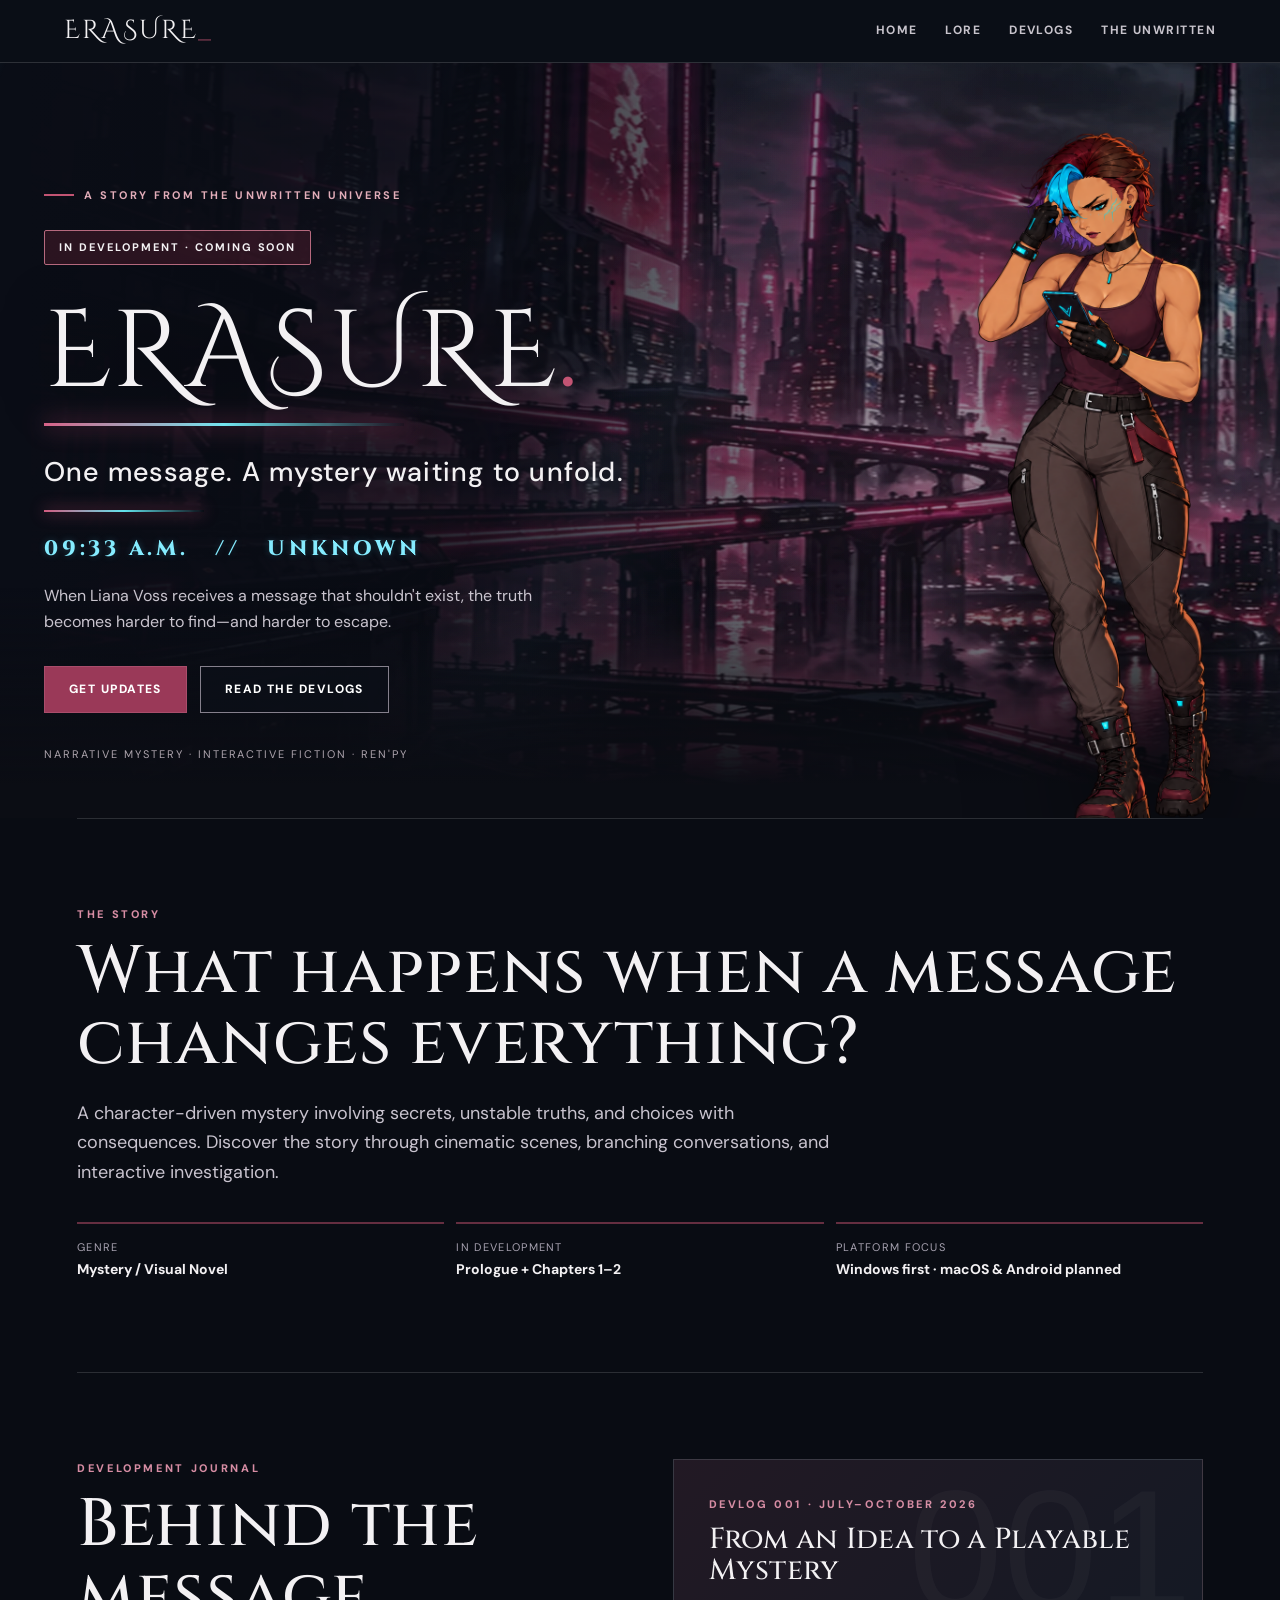
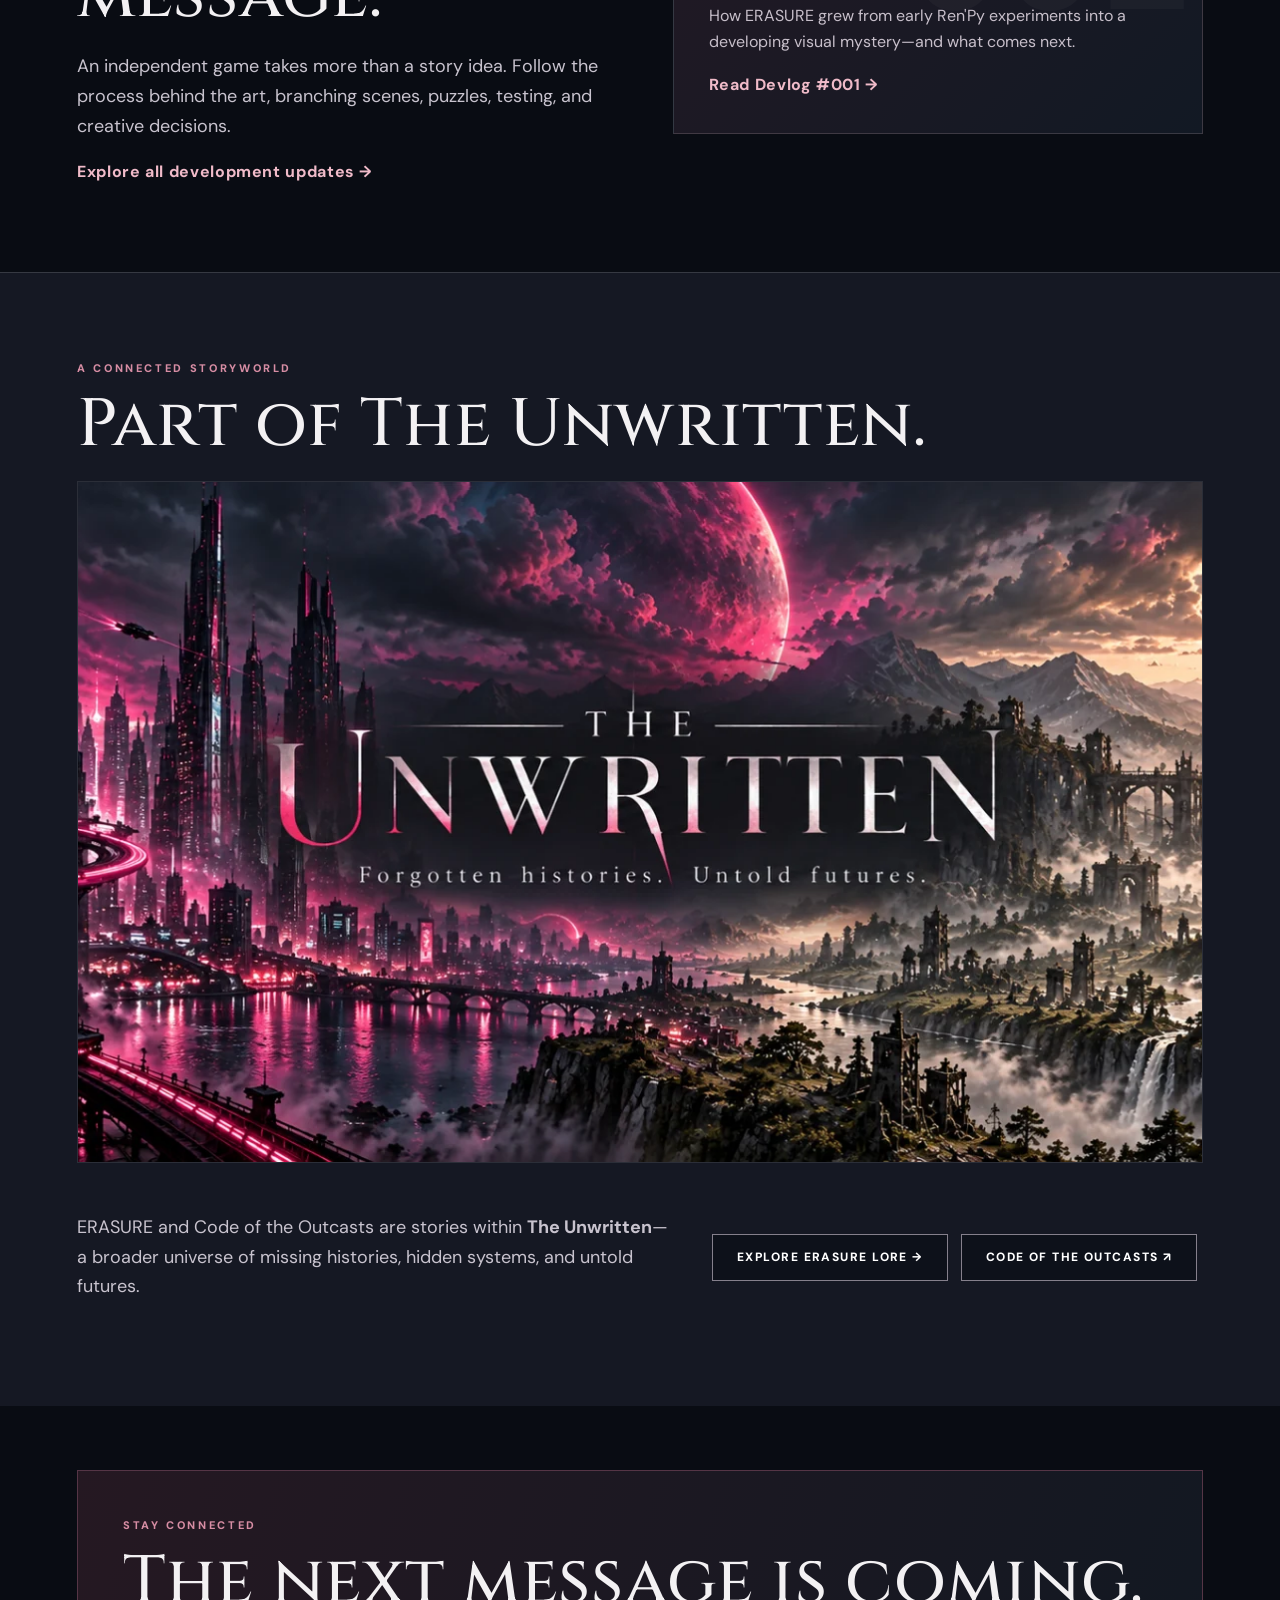
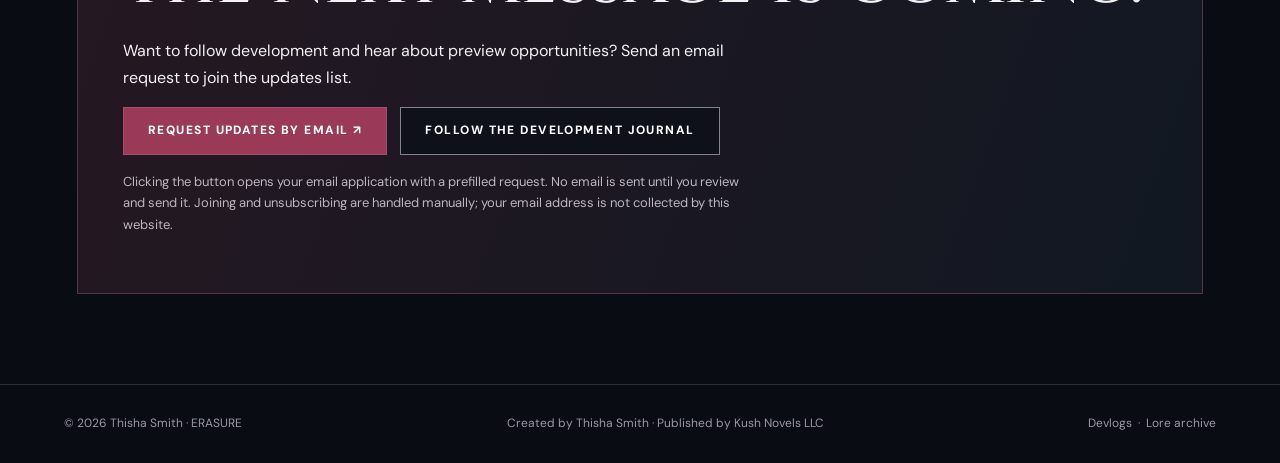
<file: index.html>
<!DOCTYPE html>

<html lang="en"><head><meta charset="utf-8"/><meta content="width=device-width,initial-scale=1" name="viewport"/><meta content="#090c13" name="theme-color"/><link href="assets/style.css" rel="stylesheet"/><link href="assets/favicon.svg" rel="icon" type="image/svg+xml"/><title>ERASURE — Coming Soon | An Independent Mystery Visual Novel</title><meta content="ERASURE is an upcoming narrative mystery visual novel in The Unwritten universe. Meet Liana Voss, follow development, and read the devlog." name="description"/><link rel="canonical" href="https://erasure.thisha.net/"/><meta property="og:site_name" content="ERASURE"/><meta property="og:type" content="website"/><meta property="og:url" content="https://erasure.thisha.net/"/><meta property="og:title" content="ERASURE — Coming Soon | An Independent Mystery Visual Novel"/><meta property="og:description" content="One message. A mystery waiting to unfold."/><meta property="og:image" content="https://erasure.thisha.net/assets/images/erasure-social-preview.jpg"/><meta property="og:image:secure_url" content="https://erasure.thisha.net/assets/images/erasure-social-preview.jpg"/><meta property="og:image:type" content="image/jpeg"/><meta property="og:image:width" content="1200"/><meta property="og:image:height" content="630"/><meta property="og:image:alt" content="ERASURE mystery visual novel featuring Liana Voss against the city skyline"/><meta name="twitter:card" content="summary_large_image"/><meta name="twitter:title" content="ERASURE — Coming Soon | An Independent Mystery Visual Novel"/><meta name="twitter:description" content="One message. A mystery waiting to unfold."/><meta name="twitter:image" content="https://erasure.thisha.net/assets/images/erasure-social-preview.jpg"/></head><body><header class="topbar"><a aria-label="ERASURE home" class="brand" href="index.html">ERASURE<span class="brand-mark">_</span></a><nav aria-label="Primary"><a href="index.html">Home</a><a href="lore/index.html">Lore</a><a href="devlog/index.html">Devlogs</a><a href="index.html#universe">The Unwritten</a></nav></header><main><section aria-labelledby="hero-title" class="hero"><div aria-hidden="true" class="hero-atmosphere"></div><div class="hero-inner"><div class="hero-copy"><div class="prelude reveal-intro">A story from The Unwritten universe</div><div style="margin-top:26px"><span class="pill reveal-intro">In Development · Coming Soon</span></div><h1 class="reveal-intro" id="hero-title">ERASURE<span class="slash">.</span></h1><p class="hero-sub reveal-intro">One message. A mystery waiting to unfold.</p><div class="timestamp reveal-intro">09:33 A.M.   //   UNKNOWN</div><p class="hero-hook reveal-intro">When Liana Voss receives a message that shouldn't exist, the truth becomes harder to find—and harder to escape.</p><div class="actions reveal-intro"><a class="btn btn-primary" href="#signup">Get Updates</a><a class="btn btn-secondary" href="devlog/index.html">Read the Devlogs</a></div></div><img alt="Liana Voss studying a mysterious message on her phone" class="liana" fetchpriority="high" height="1536" src="assets/images/liana-phone.png" width="1024"/><div class="hero-foot">Narrative mystery · Interactive fiction · Ren'Py</div></div></section><div class="wrap"><section class="section" id="about"><div class="eyebrow">The story</div><h2>What happens when a message<br/>changes everything?</h2><p class="lead">A character-driven mystery involving secrets, unstable truths, and choices with consequences. Discover the story through cinematic scenes, branching conversations, and interactive investigation.</p><div class="factlist"><div class="fact"><span>Genre</span><strong>Mystery / Visual Novel</strong></div><div class="fact"><span>In development</span><strong>Prologue + Chapters 1–2</strong></div><div class="fact"><span>Platform focus</span><strong>Windows first · macOS &amp; Android planned</strong></div></div></section><section class="section" id="devlogs"><div class="split"><div><div class="eyebrow">Development journal</div><h2>Behind the message.</h2><p class="lead">An independent game takes more than a story idea. Follow the process behind the art, branching scenes, puzzles, testing, and creative decisions.</p><a class="inline-link" href="devlog/index.html">Explore all development updates →</a></div><div class="dev-card"><div class="eyebrow">Devlog 001 · July–October 2026</div><h3>From an Idea to a Playable Mystery</h3><p>How ERASURE grew from early Ren'Py experiments into a developing visual mystery—and what comes next.</p><a class="inline-link" href="devlog/001/index.html">Read Devlog #001 →</a></div></div></section></div><section class="section universe" id="universe"><div class="wrap"><div class="eyebrow">A connected storyworld</div><h2>Part of The Unwritten.</h2><img alt="The Unwritten shared universe banner, showing a futuristic city and forgotten world" class="universe-banner" height="682" loading="lazy" src="assets/images/unwritten-universe.webp" width="2048"/><div class="universe-row"><p class="lead">ERASURE and Code of the Outcasts are stories within <strong>The Unwritten</strong>—a broader universe of missing histories, hidden systems, and untold futures.</p><div class="actions"><a class="btn btn-secondary" href="lore/index.html">Explore ERASURE lore →</a><a class="btn btn-secondary" href="https://outcasts.thisha.net/" rel="noopener noreferrer" target="_blank">Code of the Outcasts ↗</a></div></div></div></section><div class="wrap"><section aria-labelledby="signup-title" class="signup" id="signup"><div class="eyebrow">Stay connected</div><h2 id="signup-title">The next message is coming.</h2><p>Want to follow development and hear about preview opportunities? Send an email request to join the updates list.</p><div class="actions"><a class="btn btn-primary" href="mailto:erasure.dev@25th-dynasty.com?subject=ERASURE%20%E2%80%94%20Please%20Add%20Me%20to%20Development%20Updates&amp;body=Hello%2C%0A%0APlease%20add%20me%20to%20the%20ERASURE%20development%20email%20update%20list.%20I%20would%20like%20occasional%20news%20about%20development%2C%20playtesting%20opportunities%2C%20and%20release%20announcements.%0A%0AI%20understand%20I%20can%20unsubscribe%20by%20replying%20with%20%22unsubscribe%22.%0A%0AThank%20you%21" id="email-cta">Request updates by email ↗</a><a class="btn btn-secondary" href="devlog/index.html">Follow the development journal</a></div><p class="notice">Clicking the button opens your email application with a prefilled request. No email is sent until you review and send it. Joining and unsubscribing are handled manually; your email address is not collected by this website.</p></section></div></main><footer class="footer"><div class="footer-inner"><span>© 2026 Thisha Smith · ERASURE</span><span>Created by Thisha Smith · Published by Kush Novels LLC</span><span><a href="devlog/index.html">Devlogs</a>  ·  <a href="lore/index.html">Lore archive</a></span></div></footer><script defer src="assets/motion.js"></script></body></html>
</file>
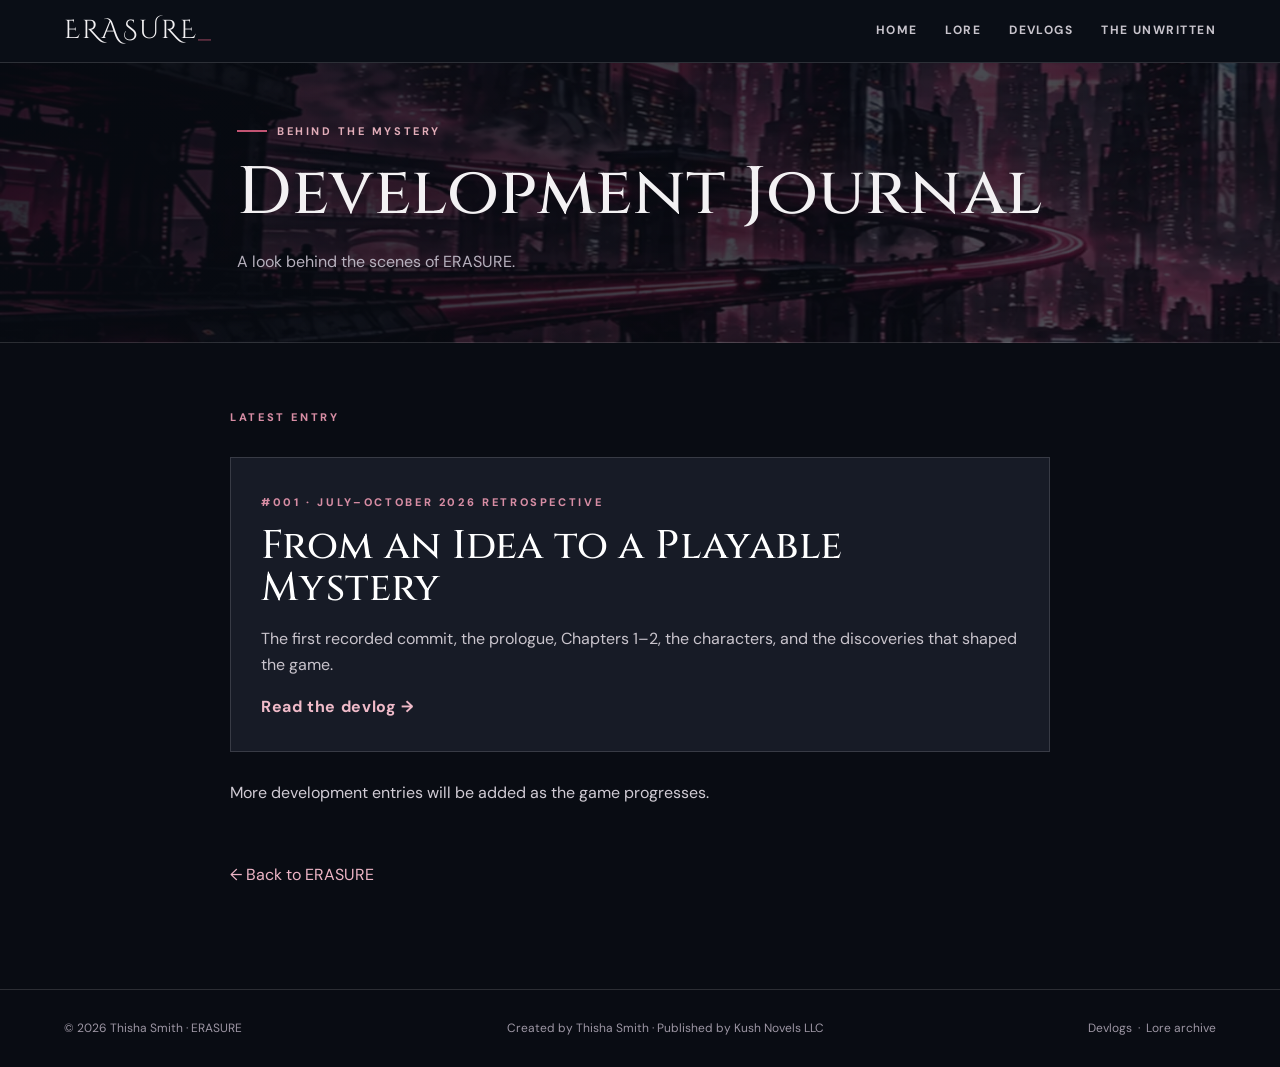
<file: devlog/index.html>
<!doctype html>
<html lang="en"><head><meta charset="utf-8"/><meta content="width=device-width,initial-scale=1" name="viewport"/><meta content="#090c13" name="theme-color"/><link href="../assets/style.css" rel="stylesheet"/><link href="../assets/favicon.svg" rel="icon" type="image/svg+xml"/><title>ERASURE | Development Journal</title><meta content="Development journal for ERASURE, an independent visual mystery game." name="description"/><link rel="canonical" href="https://erasure.thisha.net/devlog/"/><meta property="og:site_name" content="ERASURE"/><meta property="og:type" content="website"/><meta property="og:url" content="https://erasure.thisha.net/devlog/"/><meta property="og:title" content="ERASURE | Development Journal"/><meta property="og:description" content="Follow the development of ERASURE, an independent narrative mystery visual novel."/><meta property="og:image" content="https://erasure.thisha.net/assets/images/erasure-social-preview.jpg"/><meta property="og:image:secure_url" content="https://erasure.thisha.net/assets/images/erasure-social-preview.jpg"/><meta property="og:image:type" content="image/jpeg"/><meta property="og:image:width" content="1200"/><meta property="og:image:height" content="630"/><meta property="og:image:alt" content="ERASURE mystery visual novel featuring Liana Voss against the city skyline"/><meta name="twitter:card" content="summary_large_image"/><meta name="twitter:title" content="ERASURE | Development Journal"/><meta name="twitter:description" content="Follow the development of ERASURE, an independent narrative mystery visual novel."/><meta name="twitter:image" content="https://erasure.thisha.net/assets/images/erasure-social-preview.jpg"/></head><body><header class="topbar"><a aria-label="ERASURE home" class="brand" href="../index.html">ERASURE<span class="brand-mark">_</span></a><nav aria-label="Primary"><a href="../index.html">Home</a><a href="../lore/index.html">Lore</a><a href="../devlog/index.html">Devlogs</a><a href="../index.html#universe">The Unwritten</a></nav></header><main><section class="journal-hero"><div class="wrap"><div class="prelude">Behind the mystery</div><h2 style="margin-top:18px">Development Journal</h2><p class="muted">A look behind the scenes of ERASURE.</p></div></section><div class="journal-page"><span class="eyebrow">Latest entry</span><a class="journal-index-item" href="001/index.html"><span class="eyebrow">#001 &middot; July&ndash;October 2026 retrospective</span><h2>From an Idea to a Playable Mystery</h2><p>The first recorded commit, the prologue, Chapters 1&ndash;2, the characters, and the discoveries that shaped the game.</p><span class="inline-link">Read the devlog &rarr;</span></a><p class="muted">More development entries will be added as the game progresses.</p><a class="back" href="../index.html">&larr; Back to ERASURE</a></div></main><footer class="footer"><div class="footer-inner"><span>&copy; 2026 Thisha Smith &middot; ERASURE</span><span>Created by Thisha Smith &middot; Published by Kush Novels LLC</span><span><a href="../devlog/index.html">Devlogs</a> &nbsp;&middot;&nbsp; <a href="../lore/index.html">Lore archive</a></span></div></footer><script defer src="../assets/motion.js"></script></body></html>
</file>
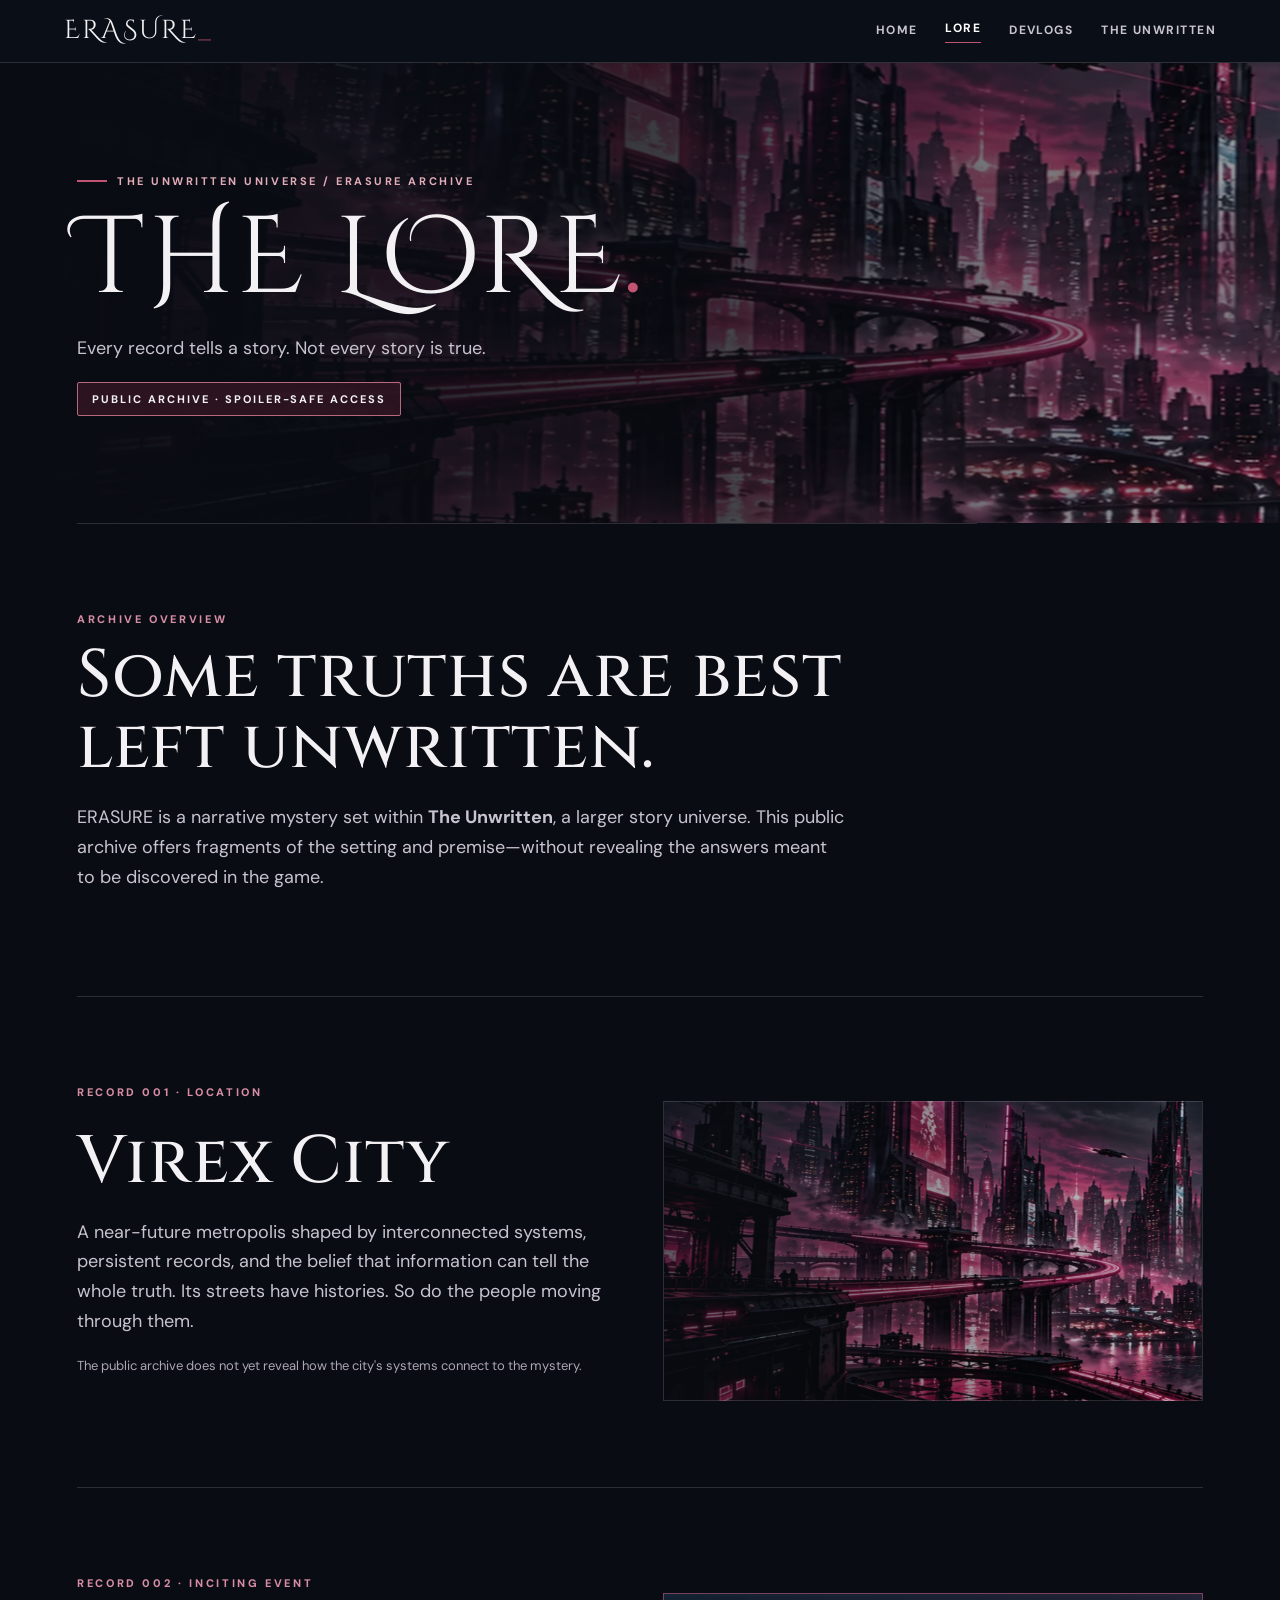
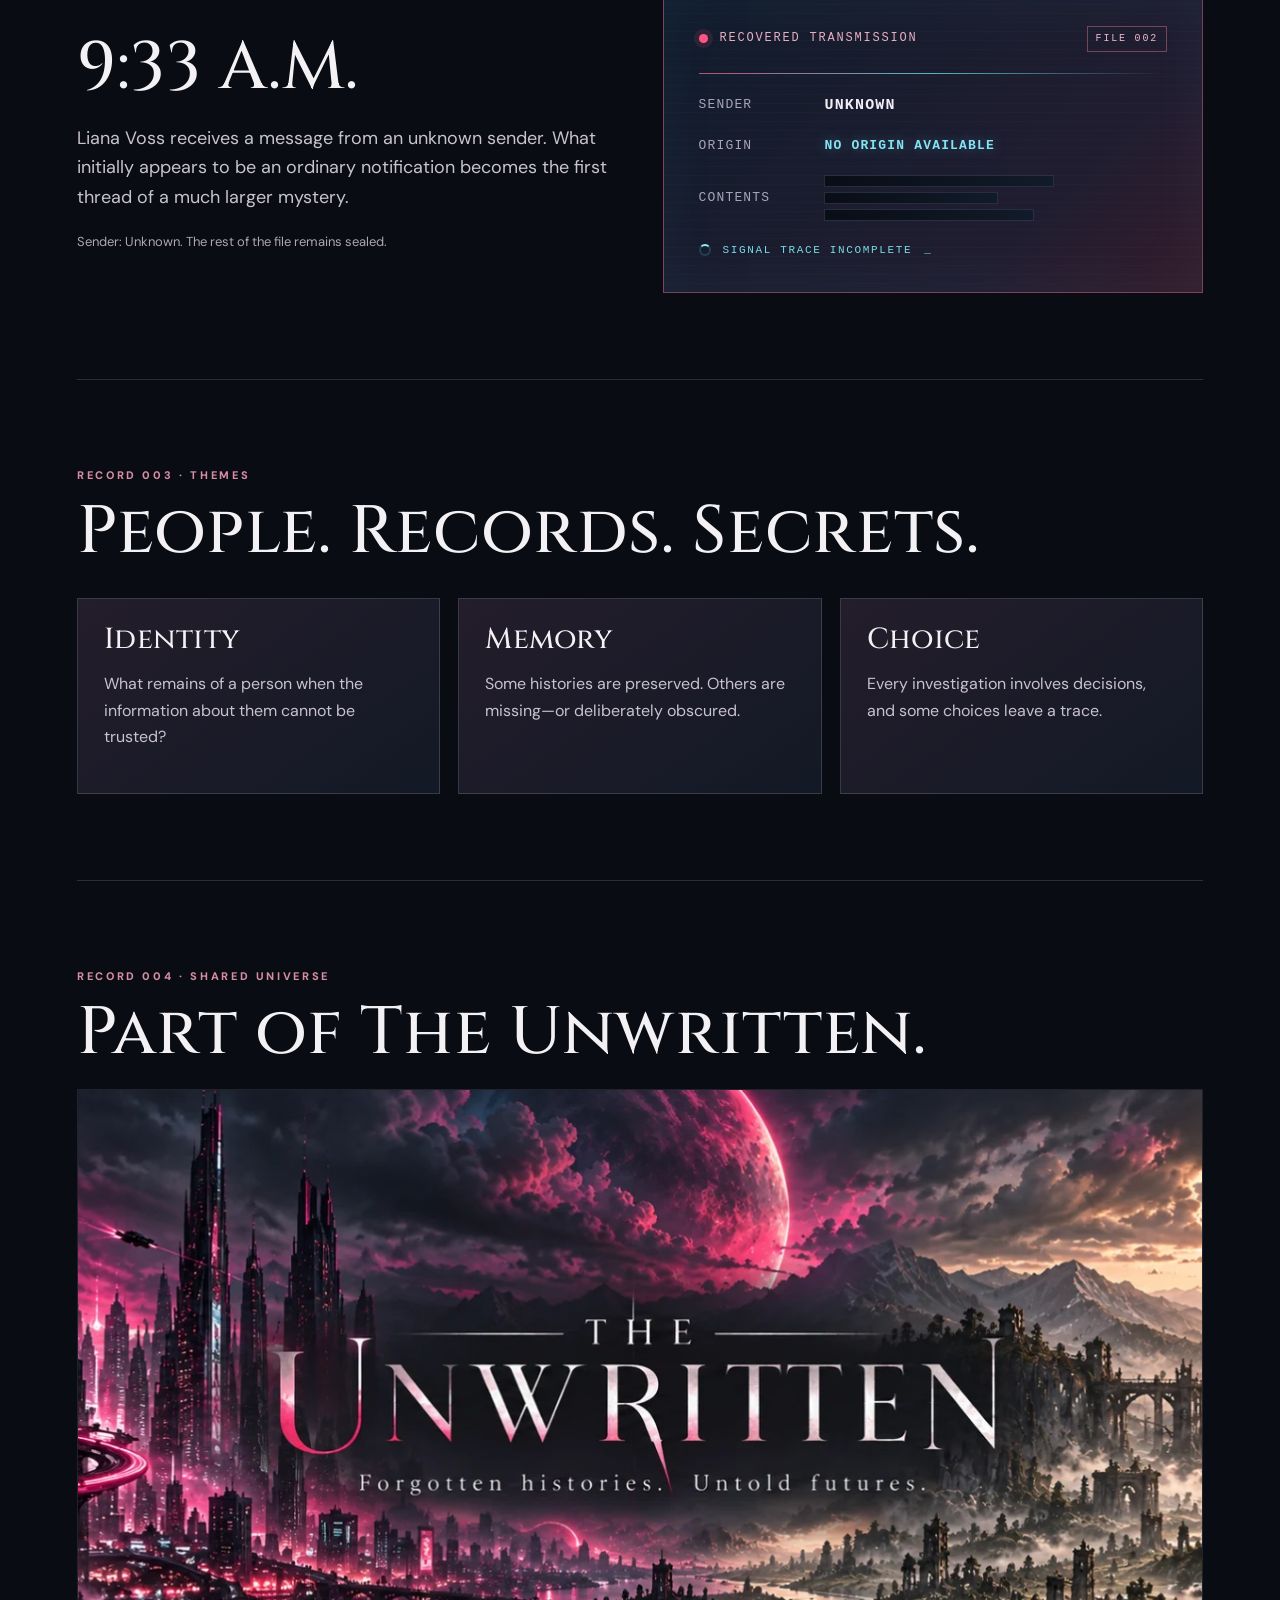
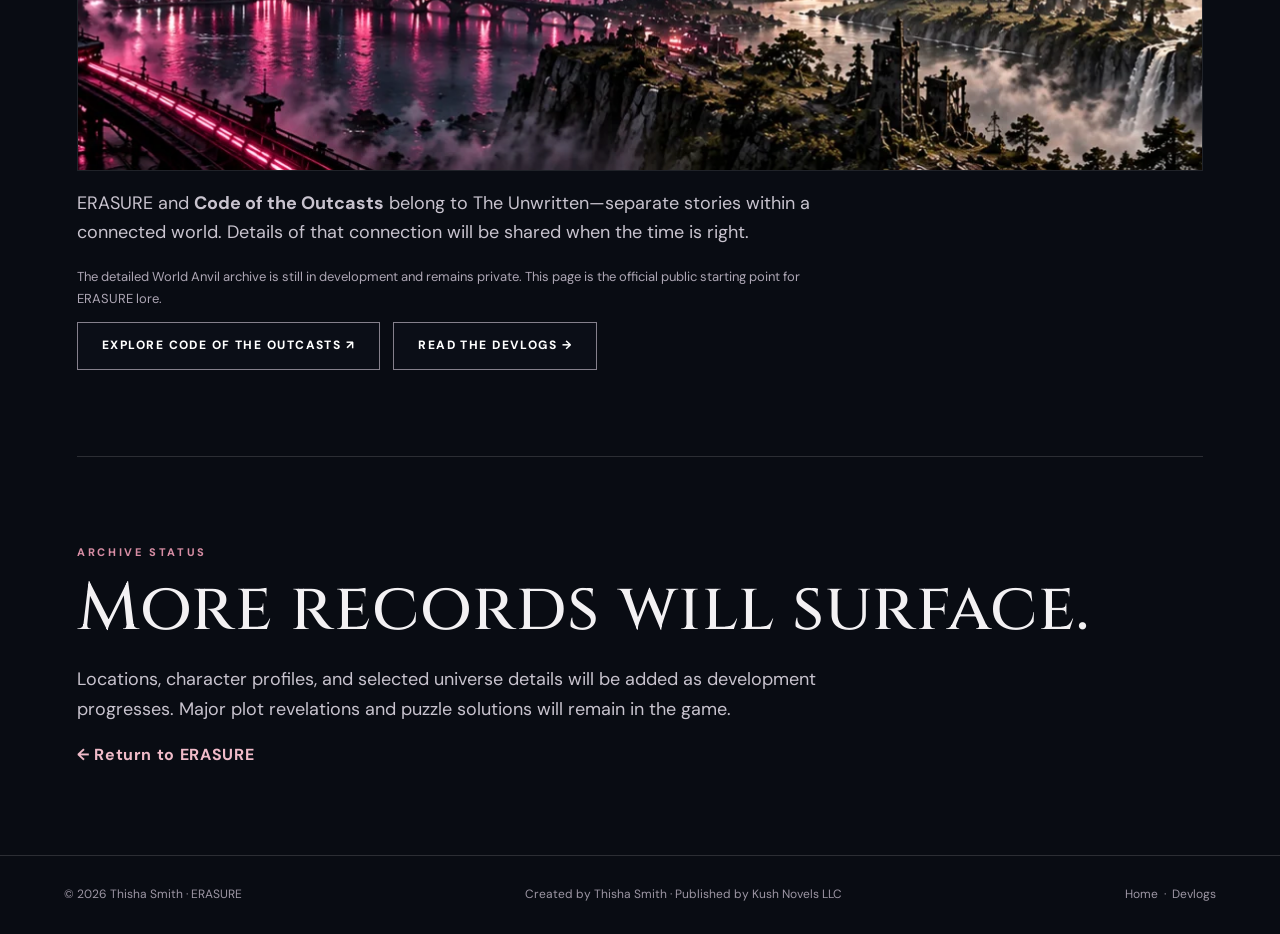
<file: lore/index.html>
<!doctype html><html lang="en"><head><meta charset="utf-8"><meta name="viewport" content="width=device-width,initial-scale=1"><meta name="theme-color" content="#090c13"><link rel="stylesheet" href="../assets/style.css"><link rel="icon" href="../assets/favicon.svg" type="image/svg+xml"><title>ERASURE | Lore Archive</title><meta name="description" content="Explore the spoiler-safe world of ERASURE: Virex City, the message at 9:33, and The Unwritten universe."><link rel="canonical" href="https://erasure.thisha.net/lore/"/><meta property="og:site_name" content="ERASURE"/><meta property="og:type" content="website"/><meta property="og:url" content="https://erasure.thisha.net/lore/"/><meta property="og:title" content="ERASURE | The Lore Archive"/><meta property="og:description" content="Every record tells a story. Not every story is true."/><meta property="og:image" content="https://erasure.thisha.net/assets/images/erasure-social-preview.jpg"/><meta property="og:image:secure_url" content="https://erasure.thisha.net/assets/images/erasure-social-preview.jpg"/><meta property="og:image:type" content="image/jpeg"/><meta property="og:image:width" content="1200"/><meta property="og:image:height" content="630"/><meta property="og:image:alt" content="ERASURE mystery visual novel featuring Liana Voss against the city skyline"/><meta name="twitter:card" content="summary_large_image"/><meta name="twitter:title" content="ERASURE | The Lore Archive"/><meta name="twitter:description" content="Every record tells a story. Not every story is true."/><meta name="twitter:image" content="https://erasure.thisha.net/assets/images/erasure-social-preview.jpg"/></head><body><header class="topbar"><a class="brand" href="../index.html" aria-label="ERASURE home">ERASURE<span class="brand-mark">_</span></a><nav aria-label="Primary"><a href="../index.html">Home</a><a href="index.html" aria-current="page">Lore</a><a href="../devlog/index.html">Devlogs</a><a href="../index.html#universe">The Unwritten</a></nav></header><main><section class="lore-hero"><div class="wrap lore-hero-copy"><span class="prelude">The Unwritten universe / ERASURE archive</span><h1>THE LORE<span class="slash">.</span></h1><p class="lead">Every record tells a story. Not every story is true.</p><span class="pill">Public archive · Spoiler-safe access</span></div></section><div class="wrap"><section class="section lore-intro"><div class="eyebrow">Archive overview</div><h2>Some truths are best left unwritten.</h2><p class="lead">ERASURE is a narrative mystery set within <strong>The Unwritten</strong>, a larger story universe. This public archive offers fragments of the setting and premise—without revealing the answers meant to be discovered in the game.</p></section><section class="section lore-section"><div class="eyebrow">Record 001 · Location</div><div class="lore-grid"><div><h2>Virex City</h2><p class="lead">A near-future metropolis shaped by interconnected systems, persistent records, and the belief that information can tell the whole truth. Its streets have histories. So do the people moving through them.</p><p class="lore-small">The public archive does not yet reveal how the city's systems connect to the mystery.</p></div><div class="lore-visual lore-city" role="img" aria-label="Atmospheric futuristic city skyline in dark magenta and blue"></div></div></section><section class="section lore-section"><div class="eyebrow">Record 002 · Inciting event</div><div class="lore-grid"><div><h2>9:33 A.M.</h2><p class="lead">Liana Voss receives a message from an unknown sender. What initially appears to be an ordinary notification becomes the first thread of a much larger mystery.</p><p class="lore-small">Sender: Unknown. The rest of the file remains sealed.</p></div><div class="lore-visual lore-evidence" role="img" aria-label="Fictional redacted message dossier showing unknown sender and an unresolved source">
  <div class="evidence-top"><span class="evidence-dot"></span><span>RECOVERED TRANSMISSION</span><span class="evidence-tag">FILE 002</span></div>
  <div class="evidence-rule"></div>
  <div class="evidence-field"><span>SENDER</span><strong>UNKNOWN</strong></div>
  <div class="evidence-field"><span>ORIGIN</span><strong class="evidence-error">NO ORIGIN AVAILABLE</strong></div>
  <div class="evidence-field"><span>CONTENTS</span><div class="redaction-bars"><i></i><i></i><i></i></div></div>
  <div class="evidence-bottom"><span class="evidence-spinner" aria-hidden="true"></span> SIGNAL TRACE INCOMPLETE<span class="evidence-cursor" aria-hidden="true">_</span></div>
</div></div></section><section class="section lore-section"><div class="eyebrow">Record 003 · Themes</div><h2>People. Records. Secrets.</h2><div class="lore-cards"><div class="lore-card"><h3>Identity</h3><p>What remains of a person when the information about them cannot be trusted?</p></div><div class="lore-card"><h3>Memory</h3><p>Some histories are preserved. Others are missing—or deliberately obscured.</p></div><div class="lore-card"><h3>Choice</h3><p>Every investigation involves decisions, and some choices leave a trace.</p></div></div></section><section class="section lore-section" id="unwritten"><div class="eyebrow">Record 004 · Shared universe</div><h2>Part of The Unwritten.</h2><img class="universe-banner" src="../assets/images/unwritten-universe.webp" alt="The Unwritten shared universe visual showing contrasting futuristic and forgotten landscapes" loading="lazy" width="2048" height="682"><p class="lead">ERASURE and <strong>Code of the Outcasts</strong> belong to The Unwritten—separate stories within a connected world. Details of that connection will be shared when the time is right.</p><p class="lore-small">The detailed World Anvil archive is still in development and remains private. This page is the official public starting point for ERASURE lore.</p><div class="actions"><a class="btn btn-secondary" href="https://outcasts.thisha.net/" target="_blank" rel="noopener noreferrer">Explore Code of the Outcasts ↗</a><a class="btn btn-secondary" href="../devlog/index.html">Read the devlogs →</a></div></section><section class="section lore-next"><div class="eyebrow">Archive status</div><h2>More records will surface.</h2><p class="lead">Locations, character profiles, and selected universe details will be added as development progresses. Major plot revelations and puzzle solutions will remain in the game.</p><a href="../index.html" class="inline-link">← Return to ERASURE</a></section></div></main><footer class="footer"><div class="footer-inner"><span>© 2026 Thisha Smith · ERASURE</span><span>Created by Thisha Smith · Published by Kush Novels LLC</span><span><a href="../index.html">Home</a> &nbsp;·&nbsp; <a href="../devlog/index.html">Devlogs</a></span></div></footer><script defer src="../assets/motion.js"></script></body></html>
</file>
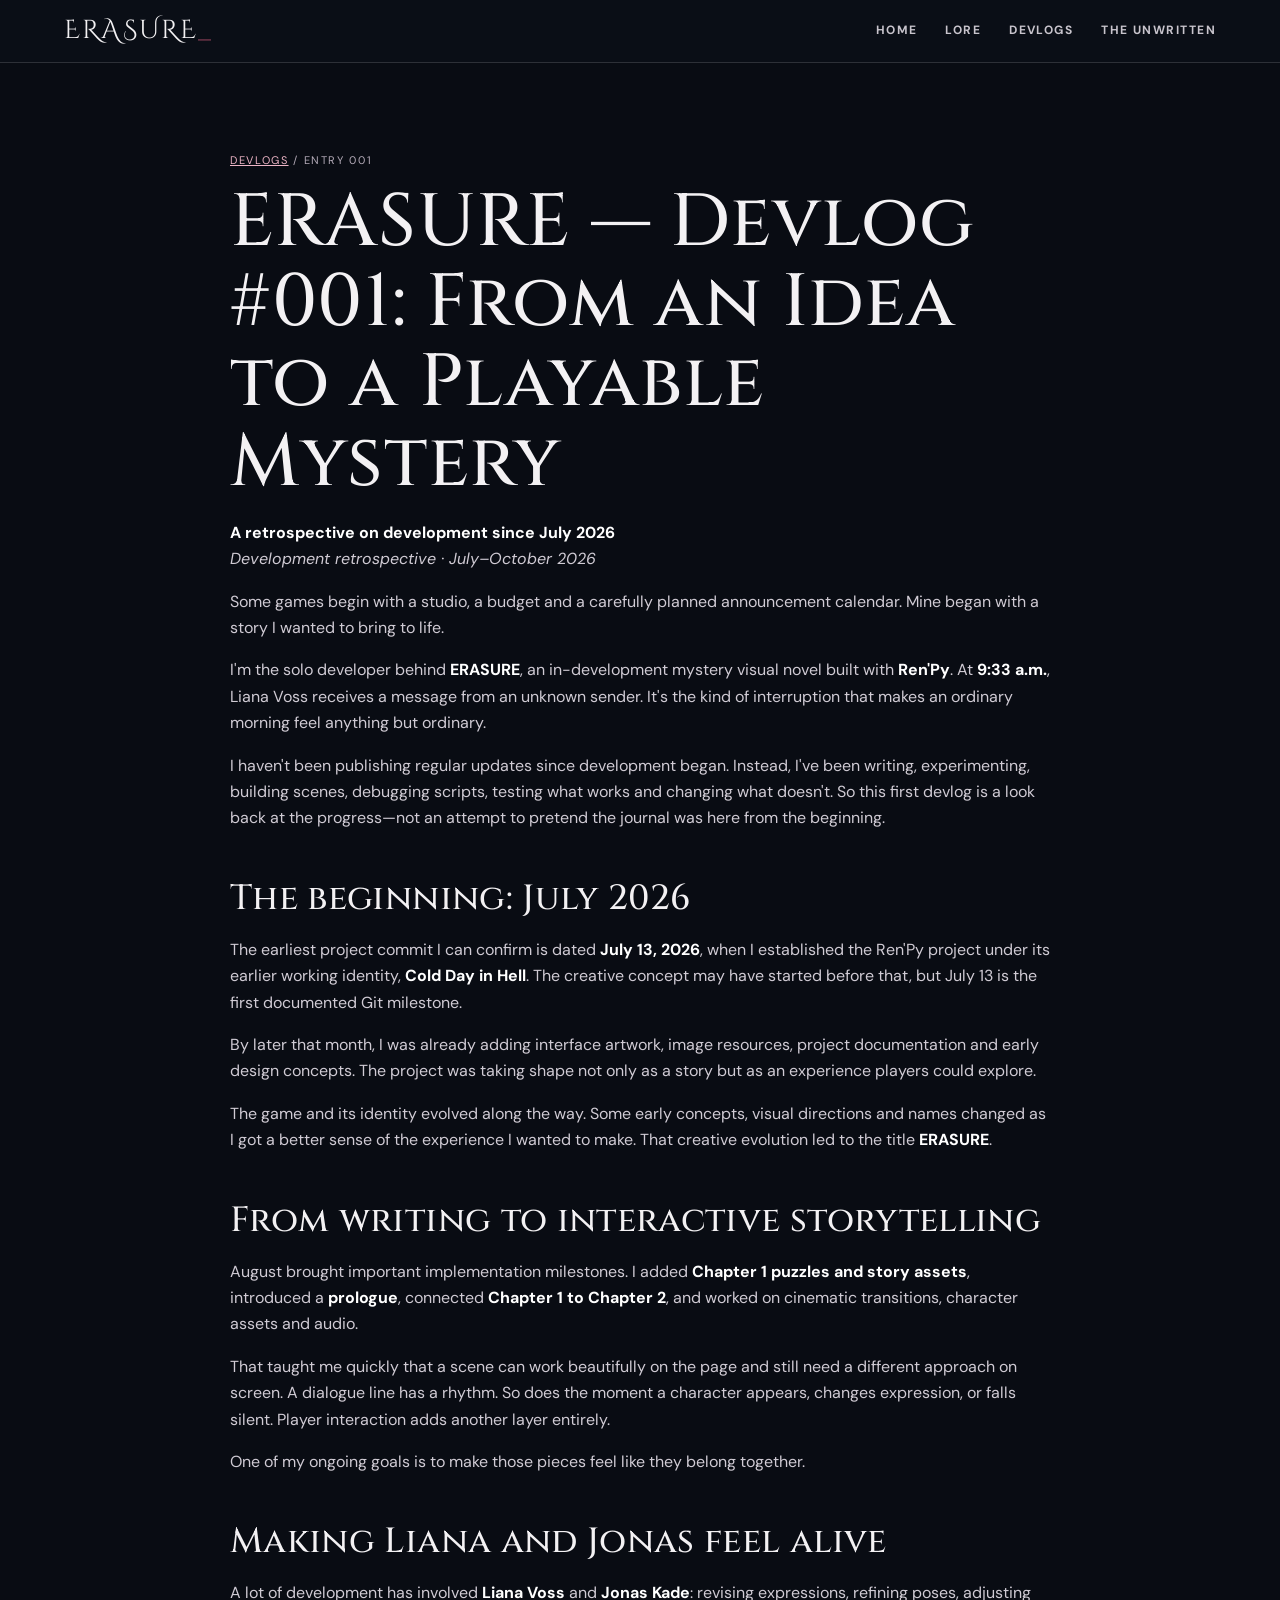
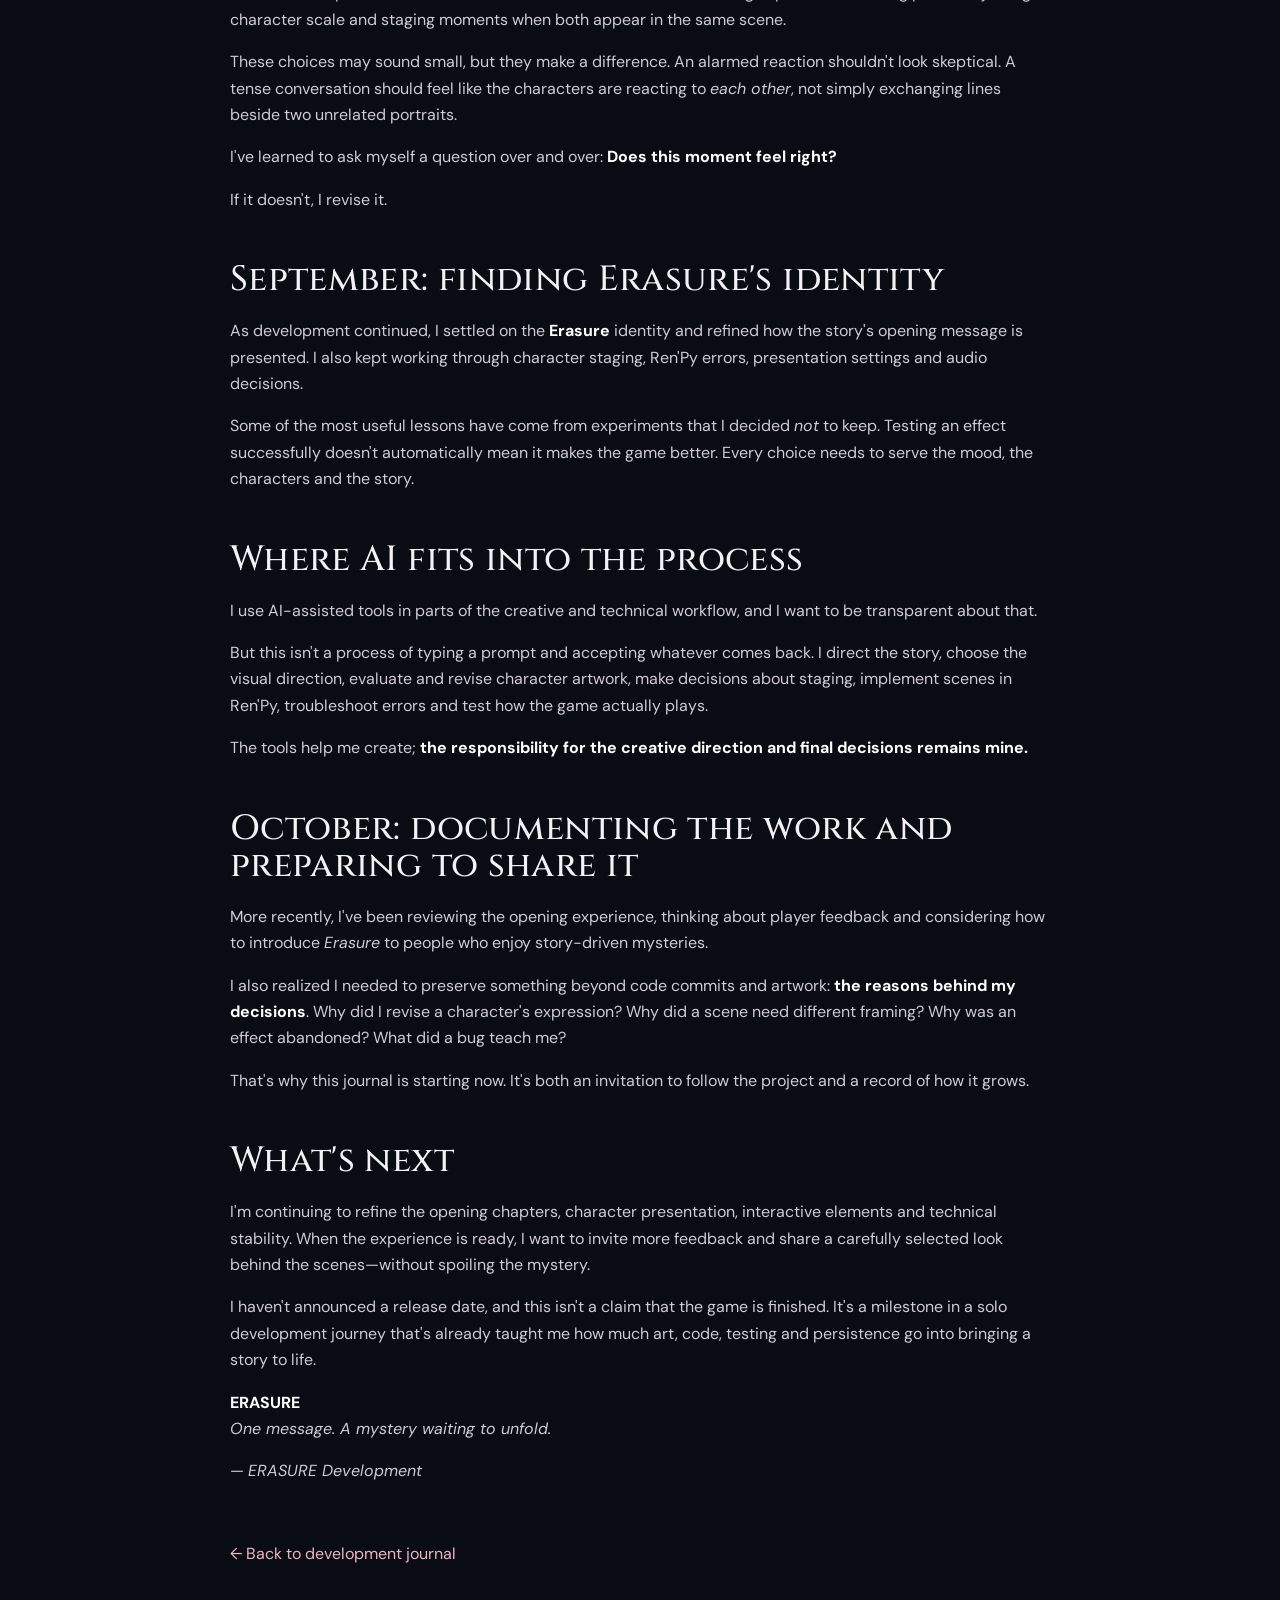
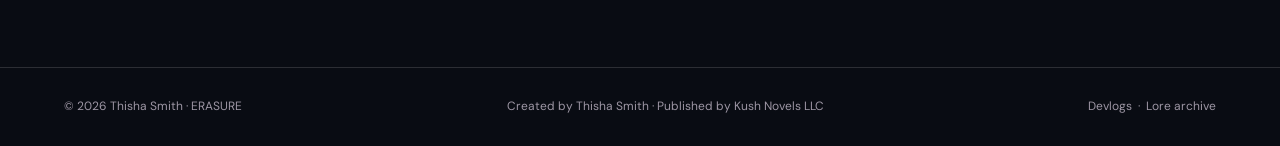
<file: devlog/001/index.html>
<!doctype html>
<html lang="en"><head><meta charset="utf-8"/><meta content="width=device-width,initial-scale=1" name="viewport"/><meta content="#090c13" name="theme-color"/><link href="../../assets/style.css" rel="stylesheet"/><link href="../../assets/favicon.svg" rel="icon" type="image/svg+xml"/><title>Devlog #001 &mdash; From an Idea to a Playable Mystery | ERASURE</title><meta content="ERASURE Devlog #001: the first months of development, from July 2026 through October 2026." name="description"/><link rel="canonical" href="https://erasure.thisha.net/devlog/001/"/><meta property="og:site_name" content="ERASURE"/><meta property="og:type" content="website"/><meta property="og:url" content="https://erasure.thisha.net/devlog/001/"/><meta property="og:title" content="ERASURE Devlog #001 | From an Idea to a Playable Mystery"/><meta property="og:description" content="Behind the scenes of ERASURE: writing, art, testing, puzzles, and the first playable chapters."/><meta property="og:image" content="https://erasure.thisha.net/assets/images/erasure-social-preview.jpg"/><meta property="og:image:secure_url" content="https://erasure.thisha.net/assets/images/erasure-social-preview.jpg"/><meta property="og:image:type" content="image/jpeg"/><meta property="og:image:width" content="1200"/><meta property="og:image:height" content="630"/><meta property="og:image:alt" content="ERASURE mystery visual novel featuring Liana Voss against the city skyline"/><meta name="twitter:card" content="summary_large_image"/><meta name="twitter:title" content="ERASURE Devlog #001 | From an Idea to a Playable Mystery"/><meta name="twitter:description" content="Behind the scenes of ERASURE: writing, art, testing, puzzles, and the first playable chapters."/><meta name="twitter:image" content="https://erasure.thisha.net/assets/images/erasure-social-preview.jpg"/></head><body class="article"><header class="topbar"><a aria-label="ERASURE home" class="brand" href="../../index.html">ERASURE<span class="brand-mark">_</span></a><nav aria-label="Primary"><a href="../../index.html">Home</a><a href="../../lore/index.html">Lore</a><a href="../../devlog/index.html">Devlogs</a><a href="../../index.html#universe">The Unwritten</a></nav></header><main class="journal-page"><div class="breadcrumb"><a href="../index.html">Devlogs</a> / Entry 001</div><h1>ERASURE &mdash; Devlog #001: From an Idea to a Playable Mystery</h1>
<p><strong>A retrospective on development since July 2026</strong><br/>
<em>Development retrospective &middot; July&ndash;October 2026</em></p>
<p>Some games begin with a studio, a budget and a carefully planned announcement calendar. Mine began with a story I wanted to bring to life.</p>
<p>I'm the solo developer behind <strong>ERASURE</strong>, an in-development mystery visual novel built with <strong>Ren'Py</strong>. At <strong>9:33 a.m.</strong>, Liana Voss receives a message from an unknown sender. It's the kind of interruption that makes an ordinary morning feel anything but ordinary.</p>
<p>I haven't been publishing regular updates since development began. Instead, I've been writing, experimenting, building scenes, debugging scripts, testing what works and changing what doesn't. So this first devlog is a look back at the progress&mdash;not an attempt to pretend the journal was here from the beginning.</p>
<h2>The beginning: July 2026</h2>
<p>The earliest project commit I can confirm is dated <strong>July 13, 2026</strong>, when I established the Ren'Py project under its earlier working identity, <strong>Cold Day in Hell</strong>. The creative concept may have started before that, but July 13 is the first documented Git milestone.</p>
<p>By later that month, I was already adding interface artwork, image resources, project documentation and early design concepts. The project was taking shape not only as a story but as an experience players could explore.</p>
<p>The game and its identity evolved along the way. Some early concepts, visual directions and names changed as I got a better sense of the experience I wanted to make. That creative evolution led to the title <strong>ERASURE</strong>.</p>
<h2>From writing to interactive storytelling</h2>
<p>August brought important implementation milestones. I added <strong>Chapter 1 puzzles and story assets</strong>, introduced a <strong>prologue</strong>, connected <strong>Chapter 1 to Chapter 2</strong>, and worked on cinematic transitions, character assets and audio.</p>
<p>That taught me quickly that a scene can work beautifully on the page and still need a different approach on screen. A dialogue line has a rhythm. So does the moment a character appears, changes expression, or falls silent. Player interaction adds another layer entirely.</p>
<p>One of my ongoing goals is to make those pieces feel like they belong together.</p>
<h2>Making Liana and Jonas feel alive</h2>
<p>A lot of development has involved <strong>Liana Voss</strong> and <strong>Jonas Kade</strong>: revising expressions, refining poses, adjusting character scale and staging moments when both appear in the same scene.</p>
<p>These choices may sound small, but they make a difference. An alarmed reaction shouldn't look skeptical. A tense conversation should feel like the characters are reacting to <em>each other</em>, not simply exchanging lines beside two unrelated portraits.</p>
<p>I've learned to ask myself a question over and over: <strong>Does this moment feel right?</strong></p>
<p>If it doesn't, I revise it.</p>
<h2>September: finding Erasure's identity</h2>
<p>As development continued, I settled on the <strong>Erasure</strong> identity and refined how the story's opening message is presented. I also kept working through character staging, Ren'Py errors, presentation settings and audio decisions.</p>
<p>Some of the most useful lessons have come from experiments that I decided <em>not</em> to keep. Testing an effect successfully doesn't automatically mean it makes the game better. Every choice needs to serve the mood, the characters and the story.</p>
<h2>Where AI fits into the process</h2>
<p>I use AI-assisted tools in parts of the creative and technical workflow, and I want to be transparent about that.</p>
<p>But this isn't a process of typing a prompt and accepting whatever comes back. I direct the story, choose the visual direction, evaluate and revise character artwork, make decisions about staging, implement scenes in Ren'Py, troubleshoot errors and test how the game actually plays.</p>
<p>The tools help me create; <strong>the responsibility for the creative direction and final decisions remains mine.</strong></p>
<h2>October: documenting the work and preparing to share it</h2>
<p>More recently, I've been reviewing the opening experience, thinking about player feedback and considering how to introduce <em>Erasure</em> to people who enjoy story-driven mysteries.</p>
<p>I also realized I needed to preserve something beyond code commits and artwork: <strong>the reasons behind my decisions</strong>. Why did I revise a character's expression? Why did a scene need different framing? Why was an effect abandoned? What did a bug teach me?</p>
<p>That's why this journal is starting now. It's both an invitation to follow the project and a record of how it grows.</p>
<h2>What's next</h2>
<p>I'm continuing to refine the opening chapters, character presentation, interactive elements and technical stability. When the experience is ready, I want to invite more feedback and share a carefully selected look behind the scenes&mdash;without spoiling the mystery.</p>
<p>I haven't announced a release date, and this isn't a claim that the game is finished. It's a milestone in a solo development journey that's already taught me how much art, code, testing and persistence go into bringing a story to life.</p>
<p><strong>ERASURE</strong><br/>
<em>One message. A mystery waiting to unfold.</em></p>
<p>&mdash; <em>ERASURE Development</em></p>
<a class="back" href="../index.html">&larr; Back to development journal</a></main><footer class="footer"><div class="footer-inner"><span>&copy; 2026 Thisha Smith &middot; ERASURE</span><span>Created by Thisha Smith &middot; Published by Kush Novels LLC</span><span><a href="../../devlog/index.html">Devlogs</a> &nbsp;&middot;&nbsp; <a href="../../lore/index.html">Lore archive</a></span></div></footer><script defer src="../../assets/motion.js"></script></body></html>
</file>
<file: assets/style.css>
@import url('https://fonts.googleapis.com/css2?family=Cinzel:wght@400;500;600;700&family=Cinzel+Decorative:wght@400;700&family=DM+Sans:wght@400;500;600;700&display=swap');
:root{--ink:#090c13;--panel:#111722;--panel2:#171c29;--white:#f3f1f3;--muted:#b7b1be;--rose:#c25473;--burgundy:#6c283c;--cyan:#57b9cc;--stroke:rgba(255,255,255,.14)}*{box-sizing:border-box}html{scroll-behavior:smooth}body{margin:0;background:var(--ink);color:var(--white);font-family:'DM Sans',Arial,sans-serif;line-height:1.65}a{color:inherit}a:hover{color:#fff}button{font:inherit} .sr-only{position:absolute;width:1px;height:1px;clip:rect(0,0,0,0);overflow:hidden;white-space:nowrap} .topbar{display:flex;justify-content:space-between;align-items:center;padding:18px max(5vw,calc((100vw - 1220px)/2));border-bottom:1px solid var(--stroke);background:#0a0e16;gap:20px;position:relative;z-index:8}.brand{font-family:'Cinzel Decorative','Cinzel',Georgia,serif;letter-spacing:.14em;font-size:26px;font-weight:700;text-transform:uppercase;text-decoration:none;line-height:1}.brand-mark{color:var(--rose)}.topbar nav{display:flex;gap:28px;align-items:center}.topbar nav a{text-decoration:none;color:#c8c4cc;font-size:12px;letter-spacing:.12em;text-transform:uppercase;font-weight:700}.topbar nav a:hover{color:#fff}.prelude{display:inline-flex;align-items:center;gap:10px;font-size:11px;letter-spacing:.23em;text-transform:uppercase;font-weight:700;color:#e2adb9}.prelude:before{content:'';height:2px;width:30px;background:var(--rose)}.hero{min-height:735px;position:relative;overflow:hidden;background:radial-gradient(ellipse 60% 80% at 80% 50%,#263344 0,transparent 80%),#0d1119}.hero:before{content:'';background:linear-gradient(90deg,#0b0d16 2%,rgba(11,13,22,.83) 37%,rgba(11,13,22,.28) 70%,rgba(11,13,22,.16) 100%),url('images/virex-city.webp') center right/cover no-repeat;position:absolute;inset:0;opacity:.78}.hero:after{content:'';height:230px;position:absolute;bottom:0;left:0;right:0;background:linear-gradient(transparent,#0b0d14 86%);pointer-events:none}.hero-inner{max-width:1300px;margin:auto;padding:115px 44px 105px;min-height:735px;display:flex;align-items:center;position:relative;z-index:1}.hero-copy{width:61%;position:relative;z-index:3}.hero h1{font-family:'Cinzel Decorative','Cinzel',Georgia,serif;letter-spacing:.08em;font-size:clamp(84px,10.7vw,158px);font-weight:700;line-height:.92;margin:22px 0 24px;text-shadow:0 6px 50px rgba(0,0,0,.55)}.hero h1 .slash{color:var(--rose);font-weight:400}.hero-sub{font-size:clamp(19px,2.2vw,27px);letter-spacing:.045em;font-weight:500;margin:0 0 20px;max-width:580px}.hero-hook{font-size:16px;color:#c9c4ce;max-width:510px;margin-bottom:30px}.hero .liana{height:min(720px,58vw);max-height:730px;max-width:55vw;object-fit:contain;object-position:bottom right;position:absolute;bottom:-32px;right:-60px;filter:drop-shadow(0 20px 50px rgba(0,0,0,.5));z-index:2;pointer-events:none}.hero .timestamp{color:#62c6d9;font-family:'Cinzel',Georgia,serif;font-size:21px;letter-spacing:.18em;font-weight:700}.pill{border:1px solid #b6697e;background:rgba(65,25,40,.6);padding:7px 14px;border-radius:2px;font-size:11px;letter-spacing:.18em;text-transform:uppercase;font-weight:700;display:inline-block;margin:0 0 16px}.actions{display:flex;flex-wrap:wrap;gap:13px}.btn{display:inline-block;text-align:center;text-decoration:none;text-transform:uppercase;letter-spacing:.12em;font-size:12px;font-weight:800;padding:13px 24px;border:1px solid #a94d6b;transition:background .2s,transform .2s}.btn:hover{transform:translateY(-2px)}.btn-primary{background:#9a3958;color:#fff}.btn-primary:hover{background:#b84b6c}.btn-secondary{background:rgba(12,15,24,.8);border-color:#85808c;color:#fff}.btn-tertiary{border:none;border-bottom:1px solid var(--rose);padding:12px 0}.hero-foot{position:absolute;bottom:55px;font-size:11px;letter-spacing:.18em;text-transform:uppercase;color:#ada4ad;z-index:4}.wrap{max-width:1210px;margin:auto;padding:0 42px}.eyebrow{font-size:11px;color:#d78da4;letter-spacing:.24em;text-transform:uppercase;font-weight:800}.section{padding:86px 0;border-top:1px solid var(--stroke)}h2,h3{font-family:'Cinzel',Georgia,serif;line-height:1.06;letter-spacing:.035em}h2{font-size:clamp(37px,5.5vw,67px);font-weight:700;margin:13px 0 20px}h3{font-size:29px;font-weight:700;margin:12px 0}.lead{max-width:770px;font-size:18px;color:#c8c3ce}.muted{color:var(--muted)}.split{display:grid;grid-template-columns:1fr 1fr;gap:65px;align-items:start}.factlist{display:grid;grid-template-columns:repeat(3,minmax(0,1fr));gap:12px;margin-top:34px}.fact{border-top:2px solid #652e40;padding:14px 8px 4px 0}.fact span{display:block;font-size:11px;letter-spacing:.12em;color:#a7a2b0;text-transform:uppercase}.fact strong{font-size:14px}.dev-card{border:1px solid var(--stroke);background:linear-gradient(135deg,#221924,#121924);padding:35px;position:relative;overflow:hidden}.dev-card:before{content:'001';position:absolute;right:10px;top:-50px;font-family:Impact,sans-serif;font-size:170px;color:#ffffff08}.dev-card h3,.dev-card p,.dev-card a{position:relative}.dev-card p{color:#c7bfca}.inline-link{color:#f0bbc9;text-decoration:none;font-weight:700;letter-spacing:.04em}.inline-link:hover{text-decoration:underline}.universe{background:#151823}.universe-banner{width:100%;display:block;aspect-ratio:3/1;object-fit:cover;border:1px solid #ffffff18}.universe-row{display:grid;grid-template-columns:1.1fr .9fr;gap:35px;align-items:center;margin-top:32px}.signup{background:linear-gradient(110deg,#251822 0,#111822 100%);border:1px solid #553546;padding:45px;margin:64px 0 90px}.signup p{max-width:640px}.signup .notice{color:#bcb5c0;font-size:13px;margin-top:16px}.signup .btn[aria-disabled='true']{opacity:.55;cursor:not-allowed}.signup .btn[aria-disabled='true']:hover{transform:none}.footer{border-top:1px solid var(--stroke);padding:29px 5vw;color:#9d96a4;font-size:12px}.footer-inner{max-width:1210px;margin:auto;display:flex;justify-content:space-between;gap:22px}.footer a{text-decoration:none}.journal-hero{background:linear-gradient(100deg,rgba(8,12,20,.85),rgba(10,12,20,.7)),url('images/virex-city.webp') center/cover;min-height:280px;display:flex;align-items:center;border-bottom:1px solid var(--stroke)}.journal-page{max-width:880px;padding:60px 30px 100px;margin:auto}.journal-page h1{font-family:'Cinzel',Georgia,serif;font-size:clamp(42px,7vw,74px);font-weight:700;letter-spacing:.04em;line-height:1.08;margin:15px 0}.journal-page h2{font-size:35px;margin-top:48px}.journal-page p{color:#d0cbd4;font-size:16px}.journal-page a{color:#edb5c6}.journal-page strong{color:#fff}.journal-index-item{display:block;text-decoration:none;border:1px solid var(--stroke);padding:30px;background:#171b26;margin:28px 0;transition:background .2s}.journal-index-item:hover{background:#29202c}.journal-index-item h2{margin:10px 0;font-size:40px;color:#fff}.journal-index-item p{color:#c9c4cc}.back{display:inline-block;margin-top:40px;color:#f0bccc;text-decoration:none}.journal-page ul{padding-left:22px}.journal-page blockquote{border-left:2px solid var(--rose);margin:25px 0;padding-left:20px;color:#e4dee5}.breadcrumb{color:#b4abb8;text-transform:uppercase;font-size:11px;letter-spacing:.15em}.breadcrumbs a{color:#eac2cd}body.article .journal-page{padding-top:88px}.copyright{color:#97909d;font-size:12px}@media(max-width:920px){.hero .liana{height:640px;right:-130px;opacity:.86}.hero-copy{width:70%}.hero:before{background-position:65% center}.split,.universe-row{grid-template-columns:1fr}.hero h1{font-size:clamp(77px,14vw,135px)}}@media(max-width:620px){.topbar{padding:17px 20px}.topbar nav{gap:13px}.topbar nav a{font-size:10px}.hero{min-height:760px}.hero-inner{min-height:760px;padding:60px 24px 250px;align-items:start}.hero-copy{width:100%}.hero h1{font-size:clamp(66px,17vw,95px)}.hero .liana{height:490px;max-width:90vw;right:-64px;bottom:-34px;opacity:.75}.hero:before{opacity:.55;background-position:67% center}.hero-foot{bottom:25px;left:24px}.hero-hook{max-width:370px}.wrap{padding:0 22px}.section{padding:63px 0}.split{gap:34px}.factlist{grid-template-columns:1fr 1fr}.signup{padding:26px;margin:40px 0 55px}.footer-inner{flex-direction:column}.journal-page{padding:45px 22px}.universe-banner{aspect-ratio:2/1}}@media(prefers-reduced-motion:reduce){html{scroll-behavior:auto}.btn{transition:none}}

/* Lore Archive additions */
.topbar nav a[aria-current="page"]{color:#fff;border-bottom:1px solid var(--rose);padding-bottom:4px}.lore-hero{min-height:460px;display:flex;align-items:center;position:relative;background:#111823 url('images/virex-city.webp') center/cover no-repeat;isolation:isolate}.lore-hero:before{content:"";position:absolute;inset:0;background:linear-gradient(90deg,#090c13 4%,rgba(9,12,19,.78) 55%,rgba(9,12,19,.35));z-index:-1}.lore-hero-copy{width:100%;padding-top:80px;padding-bottom:70px}.lore-hero h1{font-family:'Cinzel Decorative','Cinzel',Georgia,serif;font-size:clamp(65px,8.5vw,130px);font-weight:400;letter-spacing:.025em;margin:12px 0;line-height:1.04;font-kerning:normal;text-rendering:optimizeLegibility}.lore-hero h1 .slash{color:var(--rose)}.lore-intro{max-width:900px}.lore-grid{display:grid;grid-template-columns:1fr 1fr;gap:45px;align-items:center}.lore-visual{min-height:300px;border:1px solid var(--stroke);position:relative;overflow:hidden}.lore-city{background:linear-gradient(90deg,#0c1018aa,#0c101833),url('images/virex-city.webp') center/cover no-repeat}.lore-message{background:radial-gradient(circle at 75% 10%,#3b3655,#141a27 75%);padding:40px;display:flex;flex-direction:column;justify-content:center;border-color:#875269}.record-label{font-size:12px;letter-spacing:.25em;color:#d68ba1}.record-time{font-family:'Barlow Condensed',Impact,sans-serif;font-size:clamp(72px,9vw,130px);line-height:1;color:#fff;letter-spacing:.08em}.record-meta{color:#75cadd;font:600 14px/1.7 'DM Sans',sans-serif;letter-spacing:.1em}.lore-small{font-size:13px;color:#ada6b4;max-width:750px}.lore-cards{display:grid;grid-template-columns:repeat(3,1fr);gap:18px;margin-top:30px}.lore-card{padding:26px;border:1px solid var(--stroke);background:linear-gradient(145deg,#241d2b,#131926)}.lore-card h3{margin-top:0}.lore-card p{color:#c8c2cf}.lore-next{border-top:1px solid var(--stroke)}@media(max-width:750px){.lore-grid,.lore-cards{grid-template-columns:1fr}.lore-hero{min-height:380px}.lore-visual{min-height:220px}.topbar nav{flex-wrap:wrap;justify-content:flex-end;gap:8px 13px}}

/* V5 — lightweight cinematic motion. Runs only when user allows animation. */
.hero{isolation:isolate}
.hero-atmosphere{position:absolute;inset:0;z-index:0;pointer-events:none;overflow:hidden;background:radial-gradient(circle at 73% 40%,rgba(183,68,108,.11),transparent 33%),linear-gradient(120deg,transparent 43%,rgba(106,204,233,.035) 50%,transparent 58%);opacity:.85}
.hero-atmosphere:before{content:"";position:absolute;inset:-20%;background:linear-gradient(120deg,transparent 45%,rgba(224,91,142,.09) 49.7%,transparent 50.3%);transform:translateX(-50%)}
.hero .timestamp{display:inline-block;text-shadow:0 0 7px rgba(70,197,226,.28)}
.hero .liana{transform-origin:55% 75%;will-change:transform}
.hero:before{will-change:transform}
.btn:focus-visible,.topbar a:focus-visible,.inline-link:focus-visible{outline:2px solid #80dfeb;outline-offset:4px}
@media (prefers-reduced-motion:no-preference){
 .hero:before{animation:virexDrift 27s ease-in-out infinite alternate}
 .hero-atmosphere:before{animation:lightScan 18s ease-in-out infinite}
 .hero .liana{animation:lianaBreath 8s ease-in-out infinite alternate}
 .hero .timestamp{animation:signalPulse 4.5s ease-in-out infinite}
 .hero .reveal-intro{animation:fadeRise .85s ease-out both}
 .hero .prelude.reveal-intro{animation-delay:.08s}
 .hero .pill.reveal-intro{animation-delay:.18s}
 .hero h1.reveal-intro{animation-delay:.28s}
 .hero .hero-sub.reveal-intro{animation-delay:.38s}
 .hero .timestamp.reveal-intro{animation:fadeRise .85s .48s ease-out both,signalPulse 4.5s 1.4s ease-in-out infinite}
 .hero .hero-hook.reveal-intro{animation-delay:.57s}
 .hero .actions.reveal-intro{animation-delay:.67s}
 .dev-card{transition:transform .3s ease,border-color .3s ease}
 .dev-card:hover{transform:translateY(-5px);border-color:rgba(194,84,115,.6)}
 .universe-banner{transition:filter .5s ease}
 .universe-banner:hover{filter:brightness(1.12) saturate(1.06)}
}
@keyframes virexDrift{from{transform:scale(1.04) translate3d(-.6%,0,0)}to{transform:scale(1.10) translate3d(1%,.4%,0)}}
@keyframes lightScan{0%,20%{transform:translateX(-70%)}70%,100%{transform:translateX(85%)}}
@keyframes lianaBreath{from{transform:translate3d(0,0,0) scale(1)}to{transform:translate3d(0,-7px,0) scale(1.012)}}
@keyframes signalPulse{0%,100%{text-shadow:0 0 8px rgba(87,185,204,.18)}50%{text-shadow:0 0 19px rgba(87,185,204,.66)}}
@keyframes fadeRise{from{opacity:0;transform:translateY(16px)}to{opacity:1;transform:translateY(0)}}
@media(prefers-reduced-motion:reduce){.hero-atmosphere:before,.hero:before,.hero .liana,.hero .reveal-intro,.hero .timestamp{animation:none!important;transition:none!important;transform:none!important}}


/* V6 — stronger but controlled motion, using CSS only. */
.hero:before{transform-origin:72% 45%}
.hero-atmosphere{opacity:1}
.hero-atmosphere:before{background:linear-gradient(112deg,transparent 37%,rgba(223,83,147,.0) 44%,rgba(243,92,153,.35) 49.7%,rgba(89,215,242,.26) 50.1%,transparent 55%)}
.hero .liana{transform-origin:54% 77%}
.hero .timestamp{color:#85ecff;font-weight:800}
.hero .hero-sub{position:relative}
.hero .hero-sub:after{content:"";display:block;width:160px;height:2px;margin-top:16px;background:linear-gradient(90deg,#d15b7f,#62e4ed,transparent);box-shadow:0 0 15px #e0527a}
.hero h1{position:relative}
.hero h1:after{content:"";display:block;width:70%;max-width:360px;height:3px;margin-top:20px;background:linear-gradient(90deg,#d76287,#72e5ef,transparent);transform-origin:left;box-shadow:0 0 22px #c54d72}
.pill{box-shadow:0 0 0 transparent}
.lore-evidence{padding:32px 35px;display:flex;flex-direction:column;justify-content:space-between;gap:17px;background:linear-gradient(135deg,#111c2c 2%,#211d30 72%,#351b2b);border:1px solid rgba(206,101,137,.53);box-shadow:inset 0 0 58px rgba(89,194,218,.06);overflow:hidden;position:relative}
.lore-evidence:before{content:"";position:absolute;inset:0;background:repeating-linear-gradient(0deg,transparent 0,transparent 8px,rgba(97,223,244,.04) 9px);pointer-events:none}
.evidence-top,.evidence-bottom{display:flex;align-items:center;gap:12px;font-family:monospace;font-size:12px;letter-spacing:.15em;color:#e9aec2;position:relative;z-index:1}
.evidence-tag{margin-left:auto;padding:4px 8px;border:1px solid #764657;color:#edb6c9;white-space:nowrap;font-size:10px}
.evidence-dot{flex:0 0 9px;height:9px;background:#ff5681;border-radius:50%;box-shadow:0 0 0 5px rgba(251,74,122,.12)}
.evidence-rule{height:1px;background:linear-gradient(90deg,#b95172,#56b4c5,transparent)}
.evidence-field{display:grid;grid-template-columns:110px 1fr;align-items:center;gap:16px;font:13px/1.4 monospace;letter-spacing:.09em;position:relative;z-index:1}
.evidence-field>span{color:#a8a5b9}
.evidence-field strong{color:#f0edf5;font-size:15px;overflow-wrap:anywhere}
.evidence-field .evidence-error{color:#83e5f4;text-shadow:0 0 14px rgba(117,220,239,.38);font-size:13px}
.redaction-bars{display:flex;flex-direction:column;gap:7px;max-width:240px}
.redaction-bars i{display:block;width:95%;height:10px;background:linear-gradient(90deg,#090d16,#121b29);box-shadow:0 0 0 1px rgba(110,163,186,.12)}
.redaction-bars i:nth-child(2){width:72%}.redaction-bars i:nth-child(3){width:87%}
.evidence-bottom{color:#78dae6;font-size:11px}
.evidence-spinner{height:12px;width:12px;border:2px solid rgba(83,211,227,.2);border-top-color:#90edfa;border-radius:50%}
.evidence-cursor{display:inline-block}
.motion-reveal{opacity:1}
@media(prefers-reduced-motion:no-preference){
  .hero:before{animation:v6CityPan 15s ease-in-out infinite alternate!important}
  .hero-atmosphere:before{animation:v6Scan 7s linear infinite!important}
  .hero .liana{animation:v6Liana 5s ease-in-out infinite alternate!important}
  .hero h1{animation:v6TitleIn .95s cubic-bezier(.17,.65,.25,1) both,v6TitleGlow 5s 1s ease-in-out infinite alternate}
  .hero h1:after{animation:v6Underline 1.2s .55s ease-out both,v6UnderlineGlow 3s 1.7s ease-in-out infinite alternate}
  .hero .hero-sub:after{animation:v6Underline 1.1s .9s ease-out both}
  .hero .timestamp{animation:v6TimeIn .85s .6s ease-out both,v6Signal 2.6s 1.5s ease-in-out infinite!important}
  .hero .pill{animation:v6PulseBadge 3.5s 1.7s ease-in-out infinite}
  .hero .actions .btn{transition:transform .25s,box-shadow .3s,background .3s}
  .hero .actions .btn:hover{transform:translateY(-7px) scale(1.045);box-shadow:0 14px 35px rgba(208,85,127,.32)}
  .dev-card{transition:transform .35s ease,box-shadow .35s ease,border-color .35s ease}
  .dev-card:hover{transform:translateY(-11px) scale(1.015);box-shadow:0 22px 50px rgba(0,0,0,.28)}
  .universe-banner{transition:filter .55s ease,transform .9s ease}
  .universe-banner:hover{filter:brightness(1.23) saturate(1.16);transform:scale(1.018)}
  .evidence-dot{animation:v6Dot 1.8s ease-in-out infinite}
  .evidence-spinner{animation:v6Spin 1.5s linear infinite}
  .evidence-cursor{animation:v6Blink .8s step-end infinite}
  .evidence-error{animation:v6Signal 3s infinite}
  .motion-reveal{opacity:0;transform:translateY(44px);transition:opacity .72s ease,transform .72s cubic-bezier(.2,.75,.25,1)}
  .motion-reveal.is-visible{opacity:1;transform:translateY(0)}
}
@keyframes v6CityPan{from{transform:scale(1.05) translate3d(-1.8%,.7%,0);filter:saturate(1)}to{transform:scale(1.22) translate3d(2.4%,-1.3%,0);filter:saturate(1.28)}}
@keyframes v6Scan{0%{transform:translateX(-115%);opacity:0}12%{opacity:1}75%{opacity:1}100%{transform:translateX(115%);opacity:0}}
@keyframes v6Liana{from{transform:translate3d(0,12px,0) rotate(-.65deg) scale(.99);filter:drop-shadow(0 14px 32px rgba(0,0,0,.5))}to{transform:translate3d(0,-14px,0) rotate(.7deg) scale(1.045);filter:drop-shadow(0 30px 55px rgba(183,56,106,.45))}}
@keyframes v6TitleIn{from{opacity:0;transform:translateX(-46px);filter:blur(9px)}to{opacity:1;transform:translateX(0);filter:blur(0)}}
@keyframes v6TitleGlow{from{text-shadow:0 5px 26px rgba(0,0,0,.6)}to{text-shadow:0 5px 55px rgba(220,83,126,.47),0 2px 17px rgba(91,213,232,.14)}}
@keyframes v6Underline{from{transform:scaleX(0);opacity:0}to{transform:scaleX(1);opacity:1}}
@keyframes v6UnderlineGlow{from{filter:brightness(.75)}to{filter:brightness(1.7)}}
@keyframes v6TimeIn{from{opacity:0;transform:translateY(25px) scale(.85)}to{opacity:1;transform:translateY(0) scale(1)}}
@keyframes v6Signal{0%,100%{text-shadow:0 0 6px rgba(87,185,204,.25)}50%{text-shadow:0 0 20px #63ecff,0 0 34px rgba(87,185,204,.8)}}
@keyframes v6PulseBadge{0%,100%{box-shadow:0 0 0 rgba(208,83,120,0)}50%{box-shadow:0 0 25px rgba(208,83,120,.36)}}
@keyframes v6Dot{0%,100%{box-shadow:0 0 0 2px rgba(251,74,122,.1)}50%{box-shadow:0 0 0 9px rgba(251,74,122,.08),0 0 16px #fd6798}}
@keyframes v6Spin{to{transform:rotate(360deg)}}
@keyframes v6Blink{50%{opacity:0}}
@media(max-width:620px){.lore-evidence{padding:24px 18px}.evidence-field{grid-template-columns:80px 1fr;gap:8px}.evidence-top{font-size:10px;gap:7px}.evidence-tag{font-size:9px}}
@media(prefers-reduced-motion:reduce){
  .hero:before,.hero-atmosphere:before,.hero .liana,.hero h1,.hero h1:after,.hero .hero-sub:after,.hero .timestamp,.hero .pill,.evidence-dot,.evidence-spinner,.evidence-cursor,.evidence-error,.motion-reveal{animation:none!important;transition:none!important;transform:none!important;opacity:1!important}
}

/* V6.2 font-only update: cinematic serif display styling */
.brand,.hero h1,h2,h3,.journal-page h1,.journal-page h2,.timestamp{font-kerning:normal;text-rendering:optimizeLegibility}
.hero h1,.brand{text-transform:uppercase}

/* V6.3 — Cinzel family typography-only revision */
.hero h1 { font-weight:400; font-size:clamp(65px,8.5vw,130px); letter-spacing:.025em; }
.brand { font-weight:400; letter-spacing:.085em; }
h2,h3,.journal-page h1 { font-weight:500; letter-spacing:.01em; }
@media(max-width:920px) { .hero h1 { font-size:clamp(63px,10vw,108px); } }
@media(max-width:620px) { .hero h1 { font-size:clamp(47px,12vw,82px); } }

/* V6.6 — Lore hero typography matches ERASURE cinematic wordmark */
@media(max-width:920px){.lore-hero h1{font-size:clamp(63px,10vw,108px)}}
@media(max-width:620px){.lore-hero h1{font-size:clamp(47px,12vw,82px)}}


/* V6.7: Accessible floating Back to Top across all pages */
.back-to-top {
  position: fixed;
  right: clamp(16px, 3.5vw, 45px);
  bottom: clamp(16px, 3.5vw, 36px);
  z-index: 100;
  display: inline-flex;
  align-items: center;
  justify-content: center;
  gap: 8px;
  min-width: 76px;
  min-height: 48px;
  padding: 10px 14px;
  border: 1px solid rgba(211, 115, 153, .8);
  border-radius: 4px;
  color: #fff;
  background: rgba(28, 20, 35, .94);
  box-shadow: 0 12px 28px rgba(0, 0, 0, .48), 0 0 16px rgba(194, 80, 115, .17);
  font: 700 12px/1 'DM Sans', Arial, sans-serif;
  letter-spacing: .14em;
  cursor: pointer;
  opacity: 0;
  visibility: hidden;
  pointer-events: none;
  transform: translateY(16px);
  transition: opacity .25s ease, transform .25s ease, visibility .25s, background .25s, box-shadow .25s;
}
.back-to-top > span:first-child { font-size: 23px; line-height: .8; }
.back-to-top.is-visible { opacity: 1; visibility: visible; pointer-events: auto; transform: translateY(0); }
.back-to-top:hover { background: #8d3656; box-shadow: 0 14px 30px rgba(0,0,0,.45), 0 0 22px rgba(194,80,115,.4); }
.back-to-top:focus-visible { outline: 3px solid #83e5f4; outline-offset: 3px; }
@media(max-width: 620px) { .back-to-top { min-width: 54px; min-height: 48px; padding: 10px 12px; } .back-to-top-label { display: none; } }
@media(prefers-reduced-motion: reduce) { .back-to-top { transition: none; transform: none; } }

/* V6.8.1 — Mobile-only: show the complete The Unwritten artwork without cropping. */
@media (max-width: 620px) {
  .universe-banner {
    width: 100%;
    height: auto;
    aspect-ratio: auto;
    object-fit: contain;
  }
}
</file>
